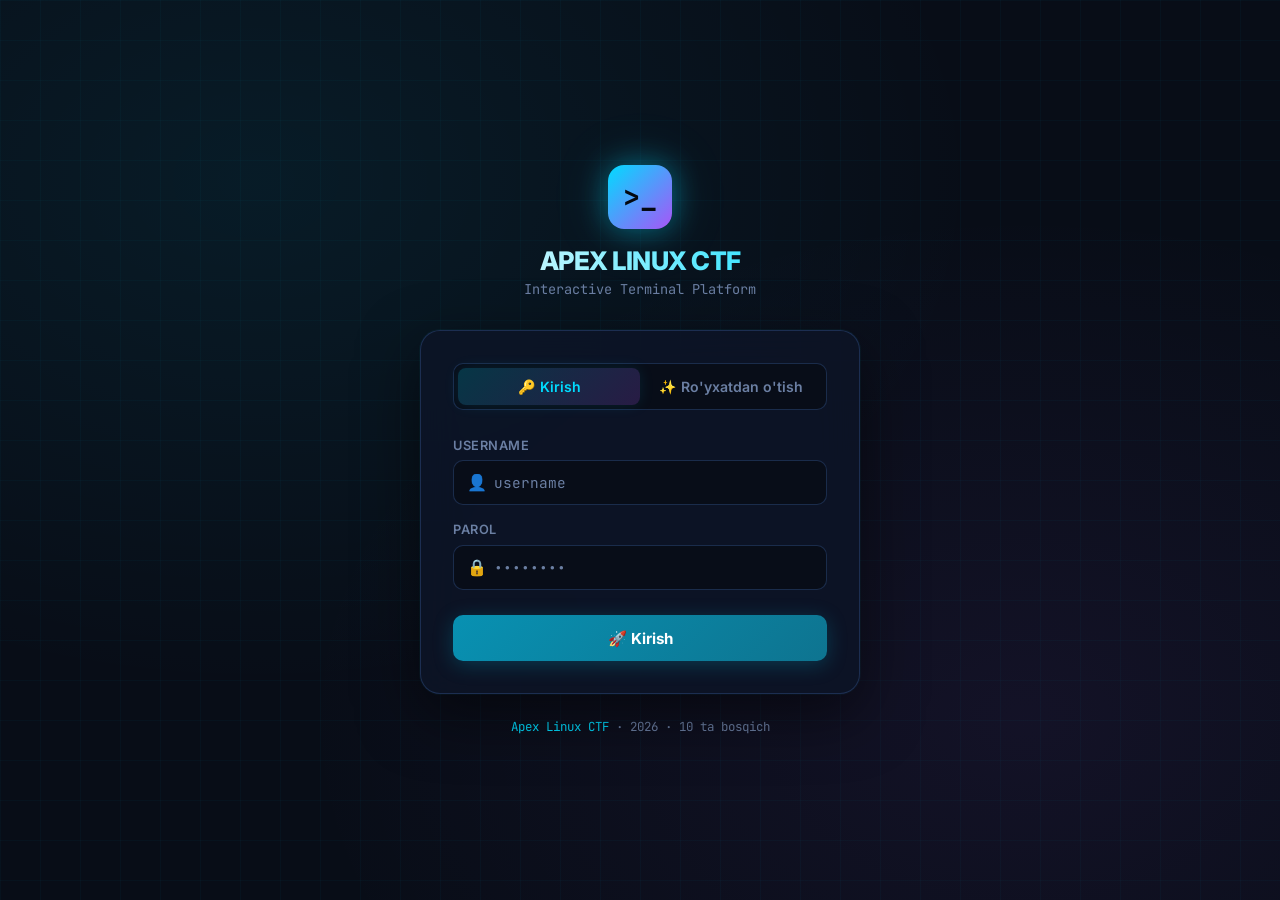
<file: templates/login.html>
<!DOCTYPE html>
<html lang="uz">
<head>
  <meta charset="UTF-8">
  <meta name="viewport" content="width=device-width, initial-scale=1.0">
  <title>Apex Linux CTF — Kirish</title>
  <meta name="description" content="Apex Linux CTF platformasiga kirish yoki ro'yxatdan o'tish.">
  <link rel="preconnect" href="https://fonts.googleapis.com">
  <link href="https://fonts.googleapis.com/css2?family=Inter:wght@300;400;500;600;700&family=JetBrains+Mono:wght@400;500;600;700&display=swap" rel="stylesheet">
  <style>
    :root {
      --bg:        #080d17;
      --bg-card:   #0d1526;
      --border:    rgba(40, 65, 110, 0.6);
      --glow:      rgba(0, 220, 255, 0.3);
      --green:     #00ff88;
      --cyan:      #00dcff;
      --purple:    #a855f7;
      --red:       #f87171;
      --text:      #eef2ff;
      --muted:     #6b7fa3;
      --mono:      'JetBrains Mono', monospace;
      --sans:      'Inter', sans-serif;
    }

    *, *::before, *::after { margin: 0; padding: 0; box-sizing: border-box; }

    body {
      font-family: var(--sans);
      background: var(--bg);
      color: var(--text);
      min-height: 100vh;
      display: flex;
      align-items: center;
      justify-content: center;
      padding: 1rem;
      background-image:
        radial-gradient(ellipse at 20% 20%, rgba(0,220,255,0.07) 0, transparent 50%),
        radial-gradient(ellipse at 80% 80%, rgba(168,85,247,0.07) 0, transparent 50%);
      position: relative;
      overflow: hidden;
    }

    /* Animated grid background */
    body::before {
      content: '';
      position: fixed;
      inset: 0;
      background-image:
        linear-gradient(rgba(0,220,255,0.03) 1px, transparent 1px),
        linear-gradient(90deg, rgba(0,220,255,0.03) 1px, transparent 1px);
      background-size: 40px 40px;
      pointer-events: none;
      z-index: 0;
    }

    .container {
      position: relative;
      z-index: 1;
      width: 100%;
      max-width: 440px;
    }

    /* Logo / Header */
    .logo-area {
      text-align: center;
      margin-bottom: 2rem;
    }

    .logo-icon {
      width: 64px;
      height: 64px;
      background: linear-gradient(135deg, var(--cyan), var(--purple));
      border-radius: 16px;
      display: inline-flex;
      align-items: center;
      justify-content: center;
      font-family: var(--mono);
      font-size: 1.8rem;
      font-weight: 700;
      color: #040810;
      box-shadow: 0 0 30px rgba(0, 220, 255, 0.4), 0 0 60px rgba(0, 220, 255, 0.15);
      margin-bottom: 1rem;
      animation: pulse-icon 3s ease-in-out infinite;
    }

    @keyframes pulse-icon {
      0%, 100% { box-shadow: 0 0 30px rgba(0,220,255,0.4), 0 0 60px rgba(0,220,255,0.15); }
      50%       { box-shadow: 0 0 40px rgba(0,220,255,0.6), 0 0 80px rgba(0,220,255,0.25); }
    }

    .logo-title {
      font-size: 1.6rem;
      font-weight: 800;
      letter-spacing: -0.5px;
      background: linear-gradient(90deg, #fff, var(--cyan));
      -webkit-background-clip: text;
      -webkit-text-fill-color: transparent;
    }

    .logo-sub {
      font-size: 0.85rem;
      color: var(--muted);
      margin-top: 0.3rem;
      font-family: var(--mono);
    }

    /* Card */
    .card {
      background: rgba(13, 21, 38, 0.9);
      border: 1px solid var(--border);
      border-radius: 20px;
      padding: 2rem;
      backdrop-filter: blur(20px);
      box-shadow: 0 20px 60px rgba(0,0,0,0.5), 0 0 0 1px rgba(0,220,255,0.05);
    }

    /* Tabs */
    .tabs {
      display: flex;
      background: rgba(8, 13, 23, 0.8);
      border-radius: 10px;
      padding: 4px;
      margin-bottom: 1.75rem;
      border: 1px solid var(--border);
    }

    .tab-btn {
      flex: 1;
      padding: 0.6rem;
      border: none;
      background: transparent;
      color: var(--muted);
      font-size: 0.88rem;
      font-weight: 600;
      font-family: var(--sans);
      border-radius: 8px;
      cursor: pointer;
      transition: all 0.2s;
    }

    .tab-btn.active {
      background: linear-gradient(135deg, rgba(0,220,255,0.2), rgba(168,85,247,0.2));
      color: var(--cyan);
      box-shadow: 0 0 15px rgba(0,220,255,0.1);
    }

    .tab-pane { display: none; }
    .tab-pane.active { display: block; }

    /* Form */
    .form-group {
      margin-bottom: 1.1rem;
    }

    .form-label {
      display: block;
      font-size: 0.8rem;
      font-weight: 600;
      color: var(--muted);
      margin-bottom: 0.45rem;
      text-transform: uppercase;
      letter-spacing: 0.5px;
    }

    .input-wrap {
      position: relative;
    }

    .input-icon {
      position: absolute;
      left: 0.9rem;
      top: 50%;
      transform: translateY(-50%);
      font-size: 1rem;
      pointer-events: none;
    }

    .form-input {
      width: 100%;
      background: rgba(8, 13, 23, 0.8);
      border: 1px solid var(--border);
      color: var(--text);
      padding: 0.75rem 0.9rem 0.75rem 2.5rem;
      border-radius: 10px;
      font-family: var(--mono);
      font-size: 0.9rem;
      outline: none;
      transition: border-color 0.2s, box-shadow 0.2s;
    }

    .form-input:focus {
      border-color: var(--cyan);
      box-shadow: 0 0 0 3px rgba(0, 220, 255, 0.1);
    }

    .form-input::placeholder { color: var(--muted); }

    /* Error / success alert */
    .alert {
      padding: 0.7rem 1rem;
      border-radius: 8px;
      font-size: 0.83rem;
      margin-bottom: 1rem;
      display: none;
      align-items: center;
      gap: 0.5rem;
    }

    .alert.show { display: flex; }

    .alert-error {
      background: rgba(248, 113, 113, 0.12);
      border: 1px solid rgba(248, 113, 113, 0.35);
      color: var(--red);
    }

    .alert-success {
      background: rgba(0, 255, 136, 0.1);
      border: 1px solid rgba(0, 255, 136, 0.3);
      color: var(--green);
    }

    /* Submit button */
    .btn-submit {
      width: 100%;
      padding: 0.85rem;
      border: none;
      border-radius: 10px;
      font-size: 0.95rem;
      font-weight: 700;
      font-family: var(--sans);
      cursor: pointer;
      transition: all 0.2s;
      margin-top: 0.5rem;
      position: relative;
      overflow: hidden;
    }

    .btn-submit::before {
      content: '';
      position: absolute;
      inset: 0;
      background: linear-gradient(135deg, transparent, rgba(255,255,255,0.08), transparent);
      transform: translateX(-100%);
      transition: transform 0.4s;
    }

    .btn-submit:hover::before { transform: translateX(100%); }

    .btn-login {
      background: linear-gradient(135deg, #0891b2, #0e7490);
      color: #fff;
      box-shadow: 0 4px 20px rgba(8, 145, 178, 0.3);
    }

    .btn-login:hover {
      transform: translateY(-1px);
      box-shadow: 0 6px 25px rgba(8, 145, 178, 0.4);
    }

    .btn-register {
      background: linear-gradient(135deg, #7c3aed, #6d28d9);
      color: #fff;
      box-shadow: 0 4px 20px rgba(124, 58, 237, 0.3);
    }

    .btn-register:hover {
      transform: translateY(-1px);
      box-shadow: 0 6px 25px rgba(124, 58, 237, 0.4);
    }

    .btn-submit:disabled {
      opacity: 0.6;
      cursor: not-allowed;
      transform: none !important;
    }

    /* Loading spinner */
    .spinner {
      display: inline-block;
      width: 16px;
      height: 16px;
      border: 2px solid rgba(255,255,255,0.3);
      border-top-color: #fff;
      border-radius: 50%;
      animation: spin 0.6s linear infinite;
      vertical-align: middle;
      margin-right: 6px;
    }

    @keyframes spin { to { transform: rotate(360deg); } }

    /* Footer hint */
    .footer-hint {
      text-align: center;
      margin-top: 1.5rem;
      font-size: 0.78rem;
      color: var(--muted);
      font-family: var(--mono);
    }

    .footer-hint span { color: var(--cyan); }

    /* Divider */
    .divider {
      display: flex;
      align-items: center;
      gap: 0.75rem;
      margin: 1.25rem 0;
      color: var(--muted);
      font-size: 0.75rem;
    }

    .divider::before, .divider::after {
      content: '';
      flex: 1;
      height: 1px;
      background: var(--border);
    }

    /* Hint text */
    .hint-text {
      font-size: 0.75rem;
      color: var(--muted);
      margin-top: 0.35rem;
      padding-left: 0.2rem;
    }
  </style>
</head>
<body>
  <div class="container">
    <!-- Logo -->
    <div class="logo-area">
      <div class="logo-icon">&gt;_</div>
      <div class="logo-title">APEX LINUX CTF</div>
      <div class="logo-sub">Interactive Terminal Platform</div>
    </div>

    <!-- Card -->
    <div class="card">
      <!-- Tabs -->
      <div class="tabs">
        <button class="tab-btn active" id="tab-login-btn" onclick="switchTab('login')">
          🔑 Kirish
        </button>
        <button class="tab-btn" id="tab-register-btn" onclick="switchTab('register')">
          ✨ Ro'yxatdan o'tish
        </button>
      </div>

      <!-- LOGIN PANE -->
      <div class="tab-pane active" id="pane-login">
        <div class="alert alert-error" id="login-error"></div>

        <div class="form-group">
          <label class="form-label">Username</label>
          <div class="input-wrap">
            <span class="input-icon">👤</span>
            <input type="text" class="form-input" id="login-username"
              placeholder="username" autocomplete="username"
              autocapitalize="none" spellcheck="false">
          </div>
        </div>

        <div class="form-group">
          <label class="form-label">Parol</label>
          <div class="input-wrap">
            <span class="input-icon">🔒</span>
            <input type="password" class="form-input" id="login-password"
              placeholder="••••••••" autocomplete="current-password">
          </div>
        </div>

        <button class="btn-submit btn-login" id="btn-login" onclick="doLogin()">
          🚀 Kirish
        </button>
      </div>

      <!-- REGISTER PANE -->
      <div class="tab-pane" id="pane-register">
        <div class="alert alert-error" id="register-error"></div>
        <div class="alert alert-success" id="register-success"></div>

        <div class="form-group">
          <label class="form-label">Username</label>
          <div class="input-wrap">
            <span class="input-icon">👤</span>
            <input type="text" class="form-input" id="reg-username"
              placeholder="talaba_ism" autocomplete="username"
              autocapitalize="none" spellcheck="false">
          </div>
          <div class="hint-text">Faqat harf, raqam va _ belgisi. Kamida 3 ta belgi.</div>
        </div>

        <div class="form-group">
          <label class="form-label">Parol</label>
          <div class="input-wrap">
            <span class="input-icon">🔒</span>
            <input type="password" class="form-input" id="reg-password"
              placeholder="••••••••" autocomplete="new-password">
          </div>
          <div class="hint-text">Kamida 4 ta belgi.</div>
        </div>

        <div class="form-group">
          <label class="form-label">Parolni Tasdiqlang</label>
          <div class="input-wrap">
            <span class="input-icon">✅</span>
            <input type="password" class="form-input" id="reg-password2"
              placeholder="••••••••" autocomplete="new-password">
          </div>
        </div>

        <button class="btn-submit btn-register" id="btn-register" onclick="doRegister()">
          ✨ Ro'yxatdan O'tish
        </button>
      </div>
    </div>

    <div class="footer-hint">
      <span>Apex Linux CTF</span> · 2026 · 10 ta bosqich
    </div>
  </div>

  <script>
    // ── Tab switching ─────────────────────────────────────────
    function switchTab(tab) {
      document.getElementById('pane-login').classList.toggle('active', tab === 'login');
      document.getElementById('pane-register').classList.toggle('active', tab === 'register');
      document.getElementById('tab-login-btn').classList.toggle('active', tab === 'login');
      document.getElementById('tab-register-btn').classList.toggle('active', tab === 'register');
      clearAlerts();
    }

    function clearAlerts() {
      ['login-error','register-error','register-success'].forEach(id => {
        const el = document.getElementById(id);
        el.classList.remove('show');
        el.textContent = '';
      });
    }

    function showAlert(id, msg) {
      const el = document.getElementById(id);
      el.textContent = msg;
      el.classList.add('show');
    }

    function setLoading(btnId, loading) {
      const btn = document.getElementById(btnId);
      if (loading) {
        btn.disabled = true;
        btn.innerHTML = '<span class="spinner"></span> Yuklanmoqda...';
      } else {
        btn.disabled = false;
        btn.innerHTML = btnId === 'btn-login' ? '🚀 Kirish' : '✨ Ro\'yxatdan O\'tish';
      }
    }

    // ── Enter key handling ────────────────────────────────────
    document.addEventListener('keydown', (e) => {
      if (e.key !== 'Enter') return;
      const loginPane = document.getElementById('pane-login');
      if (loginPane.classList.contains('active')) {
        doLogin();
      } else {
        doRegister();
      }
    });

    // ── Login ─────────────────────────────────────────────────
    async function doLogin() {
      clearAlerts();
      const username = document.getElementById('login-username').value.trim();
      const password = document.getElementById('login-password').value;

      if (!username || !password) {
        showAlert('login-error', '⚠️ Username va parol kiritilishi shart.');
        return;
      }

      setLoading('btn-login', true);

      try {
        const res = await fetch('/api/auth/login', {
          method: 'POST',
          headers: { 'Content-Type': 'application/json' },
          body: JSON.stringify({ username, password })
        });
        const data = await res.json();

        if (data.ok) {
          window.location.href = '/';
        } else {
          showAlert('login-error', '❌ ' + data.error);
        }
      } catch (err) {
        showAlert('login-error', '❌ Server bilan bog\'lanishda xatolik.');
      } finally {
        setLoading('btn-login', false);
      }
    }

    // ── Register ──────────────────────────────────────────────
    async function doRegister() {
      clearAlerts();
      const username = document.getElementById('reg-username').value.trim();
      const password = document.getElementById('reg-password').value;
      const password2 = document.getElementById('reg-password2').value;

      if (!username || !password || !password2) {
        showAlert('register-error', '⚠️ Barcha maydonlarni to\'ldiring.');
        return;
      }

      if (password !== password2) {
        showAlert('register-error', '❌ Parollar mos kelmadi.');
        return;
      }

      setLoading('btn-register', true);

      try {
        const res = await fetch('/api/auth/register', {
          method: 'POST',
          headers: { 'Content-Type': 'application/json' },
          body: JSON.stringify({ username, password })
        });
        const data = await res.json();

        if (data.ok) {
          // Auto-redirect after successful registration
          window.location.href = '/';
        } else {
          showAlert('register-error', '❌ ' + data.error);
        }
      } catch (err) {
        showAlert('register-error', '❌ Server bilan bog\'lanishda xatolik.');
      } finally {
        setLoading('btn-register', false);
      }
    }
  </script>
</body>
</html>
</file>
